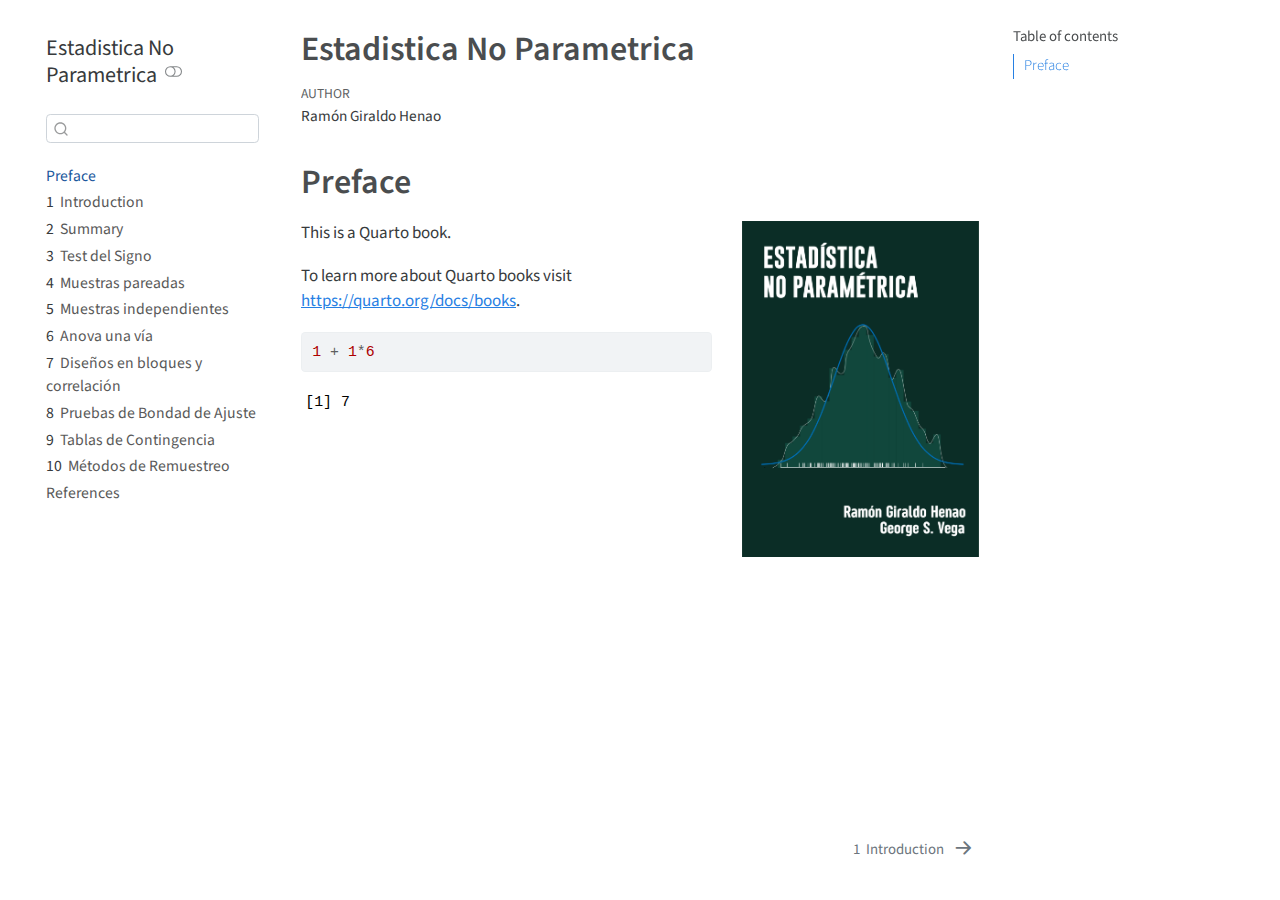
<file: docs/index.html>
<!DOCTYPE html>
<html xmlns="http://www.w3.org/1999/xhtml" lang="en" xml:lang="en"><head>

<meta charset="utf-8">
<meta name="generator" content="quarto-1.3.283">

<meta name="viewport" content="width=device-width, initial-scale=1.0, user-scalable=yes">

<meta name="author" content="Ramón Giraldo Henao">

<title>Estadistica No Parametrica</title>
<style>
code{white-space: pre-wrap;}
span.smallcaps{font-variant: small-caps;}
div.columns{display: flex; gap: min(4vw, 1.5em);}
div.column{flex: auto; overflow-x: auto;}
div.hanging-indent{margin-left: 1.5em; text-indent: -1.5em;}
ul.task-list{list-style: none;}
ul.task-list li input[type="checkbox"] {
  width: 0.8em;
  margin: 0 0.8em 0.2em -1em; /* quarto-specific, see https://github.com/quarto-dev/quarto-cli/issues/4556 */ 
  vertical-align: middle;
}
/* CSS for syntax highlighting */
pre > code.sourceCode { white-space: pre; position: relative; }
pre > code.sourceCode > span { display: inline-block; line-height: 1.25; }
pre > code.sourceCode > span:empty { height: 1.2em; }
.sourceCode { overflow: visible; }
code.sourceCode > span { color: inherit; text-decoration: inherit; }
div.sourceCode { margin: 1em 0; }
pre.sourceCode { margin: 0; }
@media screen {
div.sourceCode { overflow: auto; }
}
@media print {
pre > code.sourceCode { white-space: pre-wrap; }
pre > code.sourceCode > span { text-indent: -5em; padding-left: 5em; }
}
pre.numberSource code
  { counter-reset: source-line 0; }
pre.numberSource code > span
  { position: relative; left: -4em; counter-increment: source-line; }
pre.numberSource code > span > a:first-child::before
  { content: counter(source-line);
    position: relative; left: -1em; text-align: right; vertical-align: baseline;
    border: none; display: inline-block;
    -webkit-touch-callout: none; -webkit-user-select: none;
    -khtml-user-select: none; -moz-user-select: none;
    -ms-user-select: none; user-select: none;
    padding: 0 4px; width: 4em;
  }
pre.numberSource { margin-left: 3em;  padding-left: 4px; }
div.sourceCode
  {   }
@media screen {
pre > code.sourceCode > span > a:first-child::before { text-decoration: underline; }
}
</style>


<script src="site_libs/quarto-nav/quarto-nav.js"></script>
<script src="site_libs/quarto-nav/headroom.min.js"></script>
<script src="site_libs/clipboard/clipboard.min.js"></script>
<script src="site_libs/quarto-search/autocomplete.umd.js"></script>
<script src="site_libs/quarto-search/fuse.min.js"></script>
<script src="site_libs/quarto-search/quarto-search.js"></script>
<meta name="quarto:offset" content="./">
<link href="./intro.html" rel="next">
<script src="site_libs/quarto-html/quarto.js"></script>
<script src="site_libs/quarto-html/popper.min.js"></script>
<script src="site_libs/quarto-html/tippy.umd.min.js"></script>
<script src="site_libs/quarto-html/anchor.min.js"></script>
<link href="site_libs/quarto-html/tippy.css" rel="stylesheet">
<link href="site_libs/quarto-html/quarto-syntax-highlighting.css" rel="stylesheet" class="quarto-color-scheme" id="quarto-text-highlighting-styles">
<link href="site_libs/quarto-html/quarto-syntax-highlighting-dark.css" rel="prefetch" class="quarto-color-scheme quarto-color-alternate" id="quarto-text-highlighting-styles">
<script src="site_libs/bootstrap/bootstrap.min.js"></script>
<link href="site_libs/bootstrap/bootstrap-icons.css" rel="stylesheet">
<link href="site_libs/bootstrap/bootstrap.min.css" rel="stylesheet" class="quarto-color-scheme" id="quarto-bootstrap" data-mode="light">
<link href="site_libs/bootstrap/bootstrap-dark.min.css" rel="prefetch" class="quarto-color-scheme quarto-color-alternate" id="quarto-bootstrap" data-mode="dark">
<script id="quarto-search-options" type="application/json">{
  "location": "sidebar",
  "copy-button": false,
  "collapse-after": 3,
  "panel-placement": "start",
  "type": "textbox",
  "limit": 20,
  "language": {
    "search-no-results-text": "No results",
    "search-matching-documents-text": "matching documents",
    "search-copy-link-title": "Copy link to search",
    "search-hide-matches-text": "Hide additional matches",
    "search-more-match-text": "more match in this document",
    "search-more-matches-text": "more matches in this document",
    "search-clear-button-title": "Clear",
    "search-detached-cancel-button-title": "Cancel",
    "search-submit-button-title": "Submit"
  }
}</script>


</head>

<body class="nav-sidebar floating">

<div id="quarto-search-results"></div>
  <header id="quarto-header" class="headroom fixed-top">
  <nav class="quarto-secondary-nav">
    <div class="container-fluid d-flex">
      <button type="button" class="quarto-btn-toggle btn" data-bs-toggle="collapse" data-bs-target="#quarto-sidebar,#quarto-sidebar-glass" aria-controls="quarto-sidebar" aria-expanded="false" aria-label="Toggle sidebar navigation" onclick="if (window.quartoToggleHeadroom) { window.quartoToggleHeadroom(); }">
        <i class="bi bi-layout-text-sidebar-reverse"></i>
      </button>
      <nav class="quarto-page-breadcrumbs" aria-label="breadcrumb"><ol class="breadcrumb"><li class="breadcrumb-item"><a href="./index.html">Preface</a></li></ol></nav>
      <a class="flex-grow-1" role="button" data-bs-toggle="collapse" data-bs-target="#quarto-sidebar,#quarto-sidebar-glass" aria-controls="quarto-sidebar" aria-expanded="false" aria-label="Toggle sidebar navigation" onclick="if (window.quartoToggleHeadroom) { window.quartoToggleHeadroom(); }">      
      </a>
      <button type="button" class="btn quarto-search-button" aria-label="Search" onclick="window.quartoOpenSearch();">
        <i class="bi bi-search"></i>
      </button>
    </div>
  </nav>
</header>
<!-- content -->
<div id="quarto-content" class="quarto-container page-columns page-rows-contents page-layout-article">
<!-- sidebar -->
  <nav id="quarto-sidebar" class="sidebar collapse collapse-horizontal sidebar-navigation floating overflow-auto">
    <div class="pt-lg-2 mt-2 text-left sidebar-header">
    <div class="sidebar-title mb-0 py-0">
      <a href="./">Estadistica No Parametrica</a> 
        <div class="sidebar-tools-main">
  <a href="" class="quarto-color-scheme-toggle quarto-navigation-tool  px-1" onclick="window.quartoToggleColorScheme(); return false;" title="Toggle dark mode"><i class="bi"></i></a>
</div>
    </div>
      </div>
        <div class="mt-2 flex-shrink-0 align-items-center">
        <div class="sidebar-search">
        <div id="quarto-search" class="" title="Search"></div>
        </div>
        </div>
    <div class="sidebar-menu-container"> 
    <ul class="list-unstyled mt-1">
        <li class="sidebar-item">
  <div class="sidebar-item-container"> 
  <a href="./index.html" class="sidebar-item-text sidebar-link active">
 <span class="menu-text">Preface</span></a>
  </div>
</li>
        <li class="sidebar-item">
  <div class="sidebar-item-container"> 
  <a href="./intro.html" class="sidebar-item-text sidebar-link">
 <span class="menu-text"><span class="chapter-number">1</span>&nbsp; <span class="chapter-title">Introduction</span></span></a>
  </div>
</li>
        <li class="sidebar-item">
  <div class="sidebar-item-container"> 
  <a href="./summary.html" class="sidebar-item-text sidebar-link">
 <span class="menu-text"><span class="chapter-number">2</span>&nbsp; <span class="chapter-title">Summary</span></span></a>
  </div>
</li>
        <li class="sidebar-item">
  <div class="sidebar-item-container"> 
  <a href="./signo.html" class="sidebar-item-text sidebar-link">
 <span class="menu-text"><span class="chapter-number">3</span>&nbsp; <span class="chapter-title">Test del Signo</span></span></a>
  </div>
</li>
        <li class="sidebar-item">
  <div class="sidebar-item-container"> 
  <a href="./pareadas.html" class="sidebar-item-text sidebar-link">
 <span class="menu-text"><span class="chapter-number">4</span>&nbsp; <span class="chapter-title">Muestras pareadas</span></span></a>
  </div>
</li>
        <li class="sidebar-item">
  <div class="sidebar-item-container"> 
  <a href="./muestrasind.html" class="sidebar-item-text sidebar-link">
 <span class="menu-text"><span class="chapter-number">5</span>&nbsp; <span class="chapter-title">Muestras independientes</span></span></a>
  </div>
</li>
        <li class="sidebar-item">
  <div class="sidebar-item-container"> 
  <a href="./anova.html" class="sidebar-item-text sidebar-link">
 <span class="menu-text"><span class="chapter-number">6</span>&nbsp; <span class="chapter-title">Anova una vía</span></span></a>
  </div>
</li>
        <li class="sidebar-item">
  <div class="sidebar-item-container"> 
  <a href="./friedman.html" class="sidebar-item-text sidebar-link">
 <span class="menu-text"><span class="chapter-number">7</span>&nbsp; <span class="chapter-title">Diseños en bloques y correlación</span></span></a>
  </div>
</li>
        <li class="sidebar-item">
  <div class="sidebar-item-container"> 
  <a href="./bondad.html" class="sidebar-item-text sidebar-link">
 <span class="menu-text"><span class="chapter-number">8</span>&nbsp; <span class="chapter-title">Pruebas de Bondad de Ajuste</span></span></a>
  </div>
</li>
        <li class="sidebar-item">
  <div class="sidebar-item-container"> 
  <a href="./Tcontigencia.html" class="sidebar-item-text sidebar-link">
 <span class="menu-text"><span class="chapter-number">9</span>&nbsp; <span class="chapter-title">Tablas de Contingencia</span></span></a>
  </div>
</li>
        <li class="sidebar-item">
  <div class="sidebar-item-container"> 
  <a href="./Remuestreo.html" class="sidebar-item-text sidebar-link">
 <span class="menu-text"><span class="chapter-number">10</span>&nbsp; <span class="chapter-title">Métodos de Remuestreo</span></span></a>
  </div>
</li>
        <li class="sidebar-item">
  <div class="sidebar-item-container"> 
  <a href="./references.html" class="sidebar-item-text sidebar-link">
 <span class="menu-text">References</span></a>
  </div>
</li>
    </ul>
    </div>
</nav>
<div id="quarto-sidebar-glass" data-bs-toggle="collapse" data-bs-target="#quarto-sidebar,#quarto-sidebar-glass"></div>
<!-- margin-sidebar -->
    <div id="quarto-margin-sidebar" class="sidebar margin-sidebar">
        <nav id="TOC" role="doc-toc" class="toc-active">
    <h2 id="toc-title">Table of contents</h2>
   
  <ul>
  <li><a href="#preface" id="toc-preface" class="nav-link active" data-scroll-target="#preface">Preface</a></li>
  </ul>
</nav>
    </div>
<!-- main -->
<main class="content" id="quarto-document-content">

<header id="title-block-header" class="quarto-title-block default">
<div class="quarto-title">
<h1 class="title">Estadistica No Parametrica</h1>
</div>



<div class="quarto-title-meta">

    <div>
    <div class="quarto-title-meta-heading">Author</div>
    <div class="quarto-title-meta-contents">
             <p>Ramón Giraldo Henao </p>
          </div>
  </div>
    
  
    
  </div>
  

</header>


<section id="preface" class="level1 unnumbered">
<h1 class="unnumbered">Preface</h1><p><img src="Portada.png" title="Estadistica No Parametrica" class="quarto-cover-image quarto-discovered-preview-image img-fluid"></p>
<p>This is a Quarto book.</p>
<p>To learn more about Quarto books visit <a href="https://quarto.org/docs/books" class="uri">https://quarto.org/docs/books</a>.</p>
<div class="cell">
<div class="sourceCode cell-code" id="cb1"><pre class="sourceCode r code-with-copy"><code class="sourceCode r"><span id="cb1-1"><a href="#cb1-1" aria-hidden="true" tabindex="-1"></a><span class="dv">1</span> <span class="sc">+</span> <span class="dv">1</span><span class="sc">*</span><span class="dv">6</span></span></code><button title="Copy to Clipboard" class="code-copy-button"><i class="bi"></i></button></pre></div>
<div class="cell-output cell-output-stdout">
<pre><code>[1] 7</code></pre>
</div>
</div>


</section>

</main> <!-- /main -->
<script id="quarto-html-after-body" type="application/javascript">
window.document.addEventListener("DOMContentLoaded", function (event) {
  const toggleBodyColorMode = (bsSheetEl) => {
    const mode = bsSheetEl.getAttribute("data-mode");
    const bodyEl = window.document.querySelector("body");
    if (mode === "dark") {
      bodyEl.classList.add("quarto-dark");
      bodyEl.classList.remove("quarto-light");
    } else {
      bodyEl.classList.add("quarto-light");
      bodyEl.classList.remove("quarto-dark");
    }
  }
  const toggleBodyColorPrimary = () => {
    const bsSheetEl = window.document.querySelector("link#quarto-bootstrap");
    if (bsSheetEl) {
      toggleBodyColorMode(bsSheetEl);
    }
  }
  toggleBodyColorPrimary();  
  const disableStylesheet = (stylesheets) => {
    for (let i=0; i < stylesheets.length; i++) {
      const stylesheet = stylesheets[i];
      stylesheet.rel = 'prefetch';
    }
  }
  const enableStylesheet = (stylesheets) => {
    for (let i=0; i < stylesheets.length; i++) {
      const stylesheet = stylesheets[i];
      stylesheet.rel = 'stylesheet';
    }
  }
  const manageTransitions = (selector, allowTransitions) => {
    const els = window.document.querySelectorAll(selector);
    for (let i=0; i < els.length; i++) {
      const el = els[i];
      if (allowTransitions) {
        el.classList.remove('notransition');
      } else {
        el.classList.add('notransition');
      }
    }
  }
  const toggleColorMode = (alternate) => {
    // Switch the stylesheets
    const alternateStylesheets = window.document.querySelectorAll('link.quarto-color-scheme.quarto-color-alternate');
    manageTransitions('#quarto-margin-sidebar .nav-link', false);
    if (alternate) {
      enableStylesheet(alternateStylesheets);
      for (const sheetNode of alternateStylesheets) {
        if (sheetNode.id === "quarto-bootstrap") {
          toggleBodyColorMode(sheetNode);
        }
      }
    } else {
      disableStylesheet(alternateStylesheets);
      toggleBodyColorPrimary();
    }
    manageTransitions('#quarto-margin-sidebar .nav-link', true);
    // Switch the toggles
    const toggles = window.document.querySelectorAll('.quarto-color-scheme-toggle');
    for (let i=0; i < toggles.length; i++) {
      const toggle = toggles[i];
      if (toggle) {
        if (alternate) {
          toggle.classList.add("alternate");     
        } else {
          toggle.classList.remove("alternate");
        }
      }
    }
    // Hack to workaround the fact that safari doesn't
    // properly recolor the scrollbar when toggling (#1455)
    if (navigator.userAgent.indexOf('Safari') > 0 && navigator.userAgent.indexOf('Chrome') == -1) {
      manageTransitions("body", false);
      window.scrollTo(0, 1);
      setTimeout(() => {
        window.scrollTo(0, 0);
        manageTransitions("body", true);
      }, 40);  
    }
  }
  const isFileUrl = () => { 
    return window.location.protocol === 'file:';
  }
  const hasAlternateSentinel = () => {  
    let styleSentinel = getColorSchemeSentinel();
    if (styleSentinel !== null) {
      return styleSentinel === "alternate";
    } else {
      return false;
    }
  }
  const setStyleSentinel = (alternate) => {
    const value = alternate ? "alternate" : "default";
    if (!isFileUrl()) {
      window.localStorage.setItem("quarto-color-scheme", value);
    } else {
      localAlternateSentinel = value;
    }
  }
  const getColorSchemeSentinel = () => {
    if (!isFileUrl()) {
      const storageValue = window.localStorage.getItem("quarto-color-scheme");
      return storageValue != null ? storageValue : localAlternateSentinel;
    } else {
      return localAlternateSentinel;
    }
  }
  let localAlternateSentinel = 'default';
  // Dark / light mode switch
  window.quartoToggleColorScheme = () => {
    // Read the current dark / light value 
    let toAlternate = !hasAlternateSentinel();
    toggleColorMode(toAlternate);
    setStyleSentinel(toAlternate);
  };
  // Ensure there is a toggle, if there isn't float one in the top right
  if (window.document.querySelector('.quarto-color-scheme-toggle') === null) {
    const a = window.document.createElement('a');
    a.classList.add('top-right');
    a.classList.add('quarto-color-scheme-toggle');
    a.href = "";
    a.onclick = function() { try { window.quartoToggleColorScheme(); } catch {} return false; };
    const i = window.document.createElement("i");
    i.classList.add('bi');
    a.appendChild(i);
    window.document.body.appendChild(a);
  }
  // Switch to dark mode if need be
  if (hasAlternateSentinel()) {
    toggleColorMode(true);
  } else {
    toggleColorMode(false);
  }
  const icon = "";
  const anchorJS = new window.AnchorJS();
  anchorJS.options = {
    placement: 'right',
    icon: icon
  };
  anchorJS.add('.anchored');
  const isCodeAnnotation = (el) => {
    for (const clz of el.classList) {
      if (clz.startsWith('code-annotation-')) {                     
        return true;
      }
    }
    return false;
  }
  const clipboard = new window.ClipboardJS('.code-copy-button', {
    text: function(trigger) {
      const codeEl = trigger.previousElementSibling.cloneNode(true);
      for (const childEl of codeEl.children) {
        if (isCodeAnnotation(childEl)) {
          childEl.remove();
        }
      }
      return codeEl.innerText;
    }
  });
  clipboard.on('success', function(e) {
    // button target
    const button = e.trigger;
    // don't keep focus
    button.blur();
    // flash "checked"
    button.classList.add('code-copy-button-checked');
    var currentTitle = button.getAttribute("title");
    button.setAttribute("title", "Copied!");
    let tooltip;
    if (window.bootstrap) {
      button.setAttribute("data-bs-toggle", "tooltip");
      button.setAttribute("data-bs-placement", "left");
      button.setAttribute("data-bs-title", "Copied!");
      tooltip = new bootstrap.Tooltip(button, 
        { trigger: "manual", 
          customClass: "code-copy-button-tooltip",
          offset: [0, -8]});
      tooltip.show();    
    }
    setTimeout(function() {
      if (tooltip) {
        tooltip.hide();
        button.removeAttribute("data-bs-title");
        button.removeAttribute("data-bs-toggle");
        button.removeAttribute("data-bs-placement");
      }
      button.setAttribute("title", currentTitle);
      button.classList.remove('code-copy-button-checked');
    }, 1000);
    // clear code selection
    e.clearSelection();
  });
  function tippyHover(el, contentFn) {
    const config = {
      allowHTML: true,
      content: contentFn,
      maxWidth: 500,
      delay: 100,
      arrow: false,
      appendTo: function(el) {
          return el.parentElement;
      },
      interactive: true,
      interactiveBorder: 10,
      theme: 'quarto',
      placement: 'bottom-start'
    };
    window.tippy(el, config); 
  }
  const noterefs = window.document.querySelectorAll('a[role="doc-noteref"]');
  for (var i=0; i<noterefs.length; i++) {
    const ref = noterefs[i];
    tippyHover(ref, function() {
      // use id or data attribute instead here
      let href = ref.getAttribute('data-footnote-href') || ref.getAttribute('href');
      try { href = new URL(href).hash; } catch {}
      const id = href.replace(/^#\/?/, "");
      const note = window.document.getElementById(id);
      return note.innerHTML;
    });
  }
      let selectedAnnoteEl;
      const selectorForAnnotation = ( cell, annotation) => {
        let cellAttr = 'data-code-cell="' + cell + '"';
        let lineAttr = 'data-code-annotation="' +  annotation + '"';
        const selector = 'span[' + cellAttr + '][' + lineAttr + ']';
        return selector;
      }
      const selectCodeLines = (annoteEl) => {
        const doc = window.document;
        const targetCell = annoteEl.getAttribute("data-target-cell");
        const targetAnnotation = annoteEl.getAttribute("data-target-annotation");
        const annoteSpan = window.document.querySelector(selectorForAnnotation(targetCell, targetAnnotation));
        const lines = annoteSpan.getAttribute("data-code-lines").split(",");
        const lineIds = lines.map((line) => {
          return targetCell + "-" + line;
        })
        let top = null;
        let height = null;
        let parent = null;
        if (lineIds.length > 0) {
            //compute the position of the single el (top and bottom and make a div)
            const el = window.document.getElementById(lineIds[0]);
            top = el.offsetTop;
            height = el.offsetHeight;
            parent = el.parentElement.parentElement;
          if (lineIds.length > 1) {
            const lastEl = window.document.getElementById(lineIds[lineIds.length - 1]);
            const bottom = lastEl.offsetTop + lastEl.offsetHeight;
            height = bottom - top;
          }
          if (top !== null && height !== null && parent !== null) {
            // cook up a div (if necessary) and position it 
            let div = window.document.getElementById("code-annotation-line-highlight");
            if (div === null) {
              div = window.document.createElement("div");
              div.setAttribute("id", "code-annotation-line-highlight");
              div.style.position = 'absolute';
              parent.appendChild(div);
            }
            div.style.top = top - 2 + "px";
            div.style.height = height + 4 + "px";
            let gutterDiv = window.document.getElementById("code-annotation-line-highlight-gutter");
            if (gutterDiv === null) {
              gutterDiv = window.document.createElement("div");
              gutterDiv.setAttribute("id", "code-annotation-line-highlight-gutter");
              gutterDiv.style.position = 'absolute';
              const codeCell = window.document.getElementById(targetCell);
              const gutter = codeCell.querySelector('.code-annotation-gutter');
              gutter.appendChild(gutterDiv);
            }
            gutterDiv.style.top = top - 2 + "px";
            gutterDiv.style.height = height + 4 + "px";
          }
          selectedAnnoteEl = annoteEl;
        }
      };
      const unselectCodeLines = () => {
        const elementsIds = ["code-annotation-line-highlight", "code-annotation-line-highlight-gutter"];
        elementsIds.forEach((elId) => {
          const div = window.document.getElementById(elId);
          if (div) {
            div.remove();
          }
        });
        selectedAnnoteEl = undefined;
      };
      // Attach click handler to the DT
      const annoteDls = window.document.querySelectorAll('dt[data-target-cell]');
      for (const annoteDlNode of annoteDls) {
        annoteDlNode.addEventListener('click', (event) => {
          const clickedEl = event.target;
          if (clickedEl !== selectedAnnoteEl) {
            unselectCodeLines();
            const activeEl = window.document.querySelector('dt[data-target-cell].code-annotation-active');
            if (activeEl) {
              activeEl.classList.remove('code-annotation-active');
            }
            selectCodeLines(clickedEl);
            clickedEl.classList.add('code-annotation-active');
          } else {
            // Unselect the line
            unselectCodeLines();
            clickedEl.classList.remove('code-annotation-active');
          }
        });
      }
  const findCites = (el) => {
    const parentEl = el.parentElement;
    if (parentEl) {
      const cites = parentEl.dataset.cites;
      if (cites) {
        return {
          el,
          cites: cites.split(' ')
        };
      } else {
        return findCites(el.parentElement)
      }
    } else {
      return undefined;
    }
  };
  var bibliorefs = window.document.querySelectorAll('a[role="doc-biblioref"]');
  for (var i=0; i<bibliorefs.length; i++) {
    const ref = bibliorefs[i];
    const citeInfo = findCites(ref);
    if (citeInfo) {
      tippyHover(citeInfo.el, function() {
        var popup = window.document.createElement('div');
        citeInfo.cites.forEach(function(cite) {
          var citeDiv = window.document.createElement('div');
          citeDiv.classList.add('hanging-indent');
          citeDiv.classList.add('csl-entry');
          var biblioDiv = window.document.getElementById('ref-' + cite);
          if (biblioDiv) {
            citeDiv.innerHTML = biblioDiv.innerHTML;
          }
          popup.appendChild(citeDiv);
        });
        return popup.innerHTML;
      });
    }
  }
});
</script>
<nav class="page-navigation">
  <div class="nav-page nav-page-previous">
  </div>
  <div class="nav-page nav-page-next">
      <a href="./intro.html" class="pagination-link">
        <span class="nav-page-text"><span class="chapter-number">1</span>&nbsp; <span class="chapter-title">Introduction</span></span> <i class="bi bi-arrow-right-short"></i>
      </a>
  </div>
</nav>
</div> <!-- /content -->



</body></html>
</file>
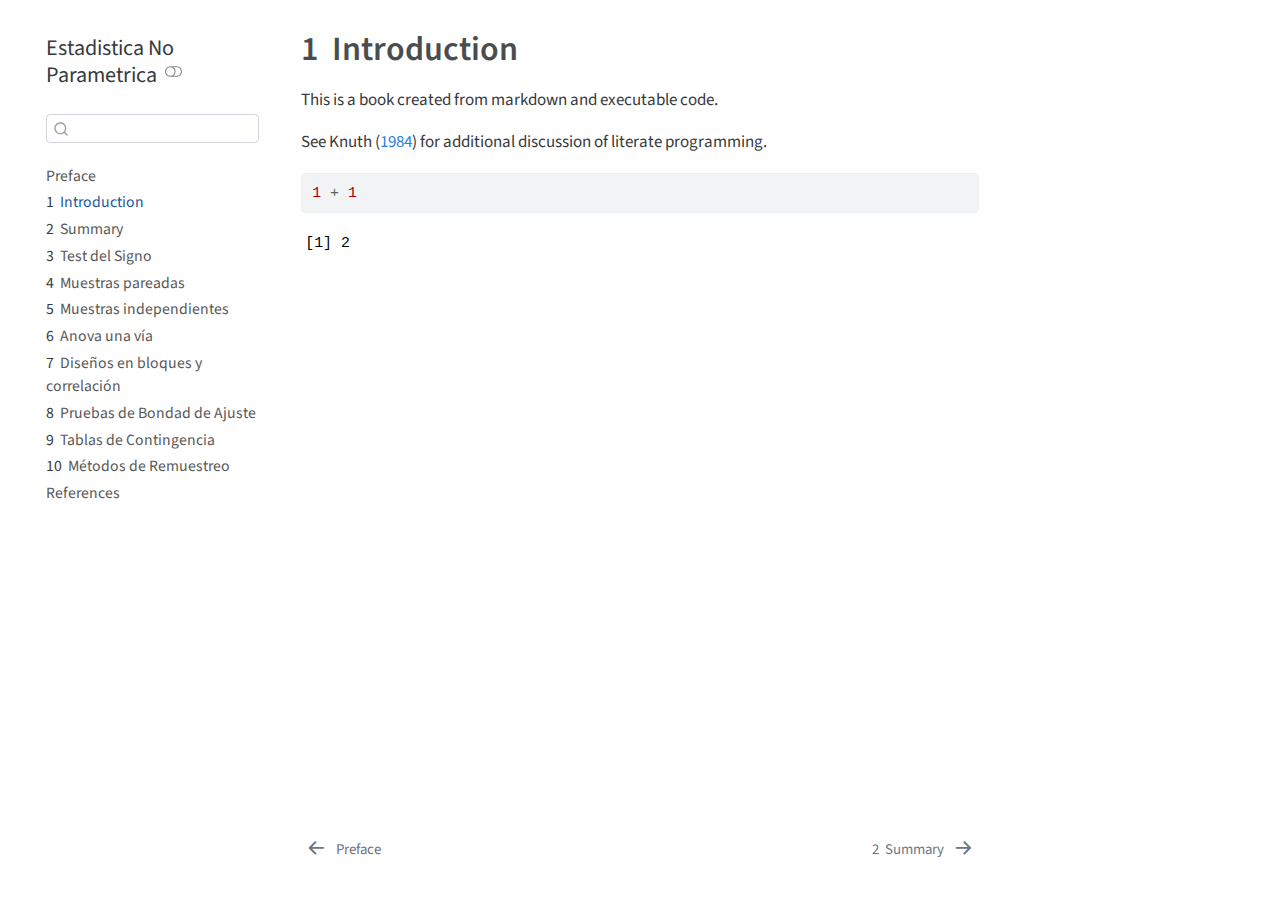
<file: docs/intro.html>
<!DOCTYPE html>
<html xmlns="http://www.w3.org/1999/xhtml" lang="en" xml:lang="en"><head>

<meta charset="utf-8">
<meta name="generator" content="quarto-1.3.283">

<meta name="viewport" content="width=device-width, initial-scale=1.0, user-scalable=yes">


<title>Estadistica No Parametrica - 1&nbsp; Introduction</title>
<style>
code{white-space: pre-wrap;}
span.smallcaps{font-variant: small-caps;}
div.columns{display: flex; gap: min(4vw, 1.5em);}
div.column{flex: auto; overflow-x: auto;}
div.hanging-indent{margin-left: 1.5em; text-indent: -1.5em;}
ul.task-list{list-style: none;}
ul.task-list li input[type="checkbox"] {
  width: 0.8em;
  margin: 0 0.8em 0.2em -1em; /* quarto-specific, see https://github.com/quarto-dev/quarto-cli/issues/4556 */ 
  vertical-align: middle;
}
/* CSS for syntax highlighting */
pre > code.sourceCode { white-space: pre; position: relative; }
pre > code.sourceCode > span { display: inline-block; line-height: 1.25; }
pre > code.sourceCode > span:empty { height: 1.2em; }
.sourceCode { overflow: visible; }
code.sourceCode > span { color: inherit; text-decoration: inherit; }
div.sourceCode { margin: 1em 0; }
pre.sourceCode { margin: 0; }
@media screen {
div.sourceCode { overflow: auto; }
}
@media print {
pre > code.sourceCode { white-space: pre-wrap; }
pre > code.sourceCode > span { text-indent: -5em; padding-left: 5em; }
}
pre.numberSource code
  { counter-reset: source-line 0; }
pre.numberSource code > span
  { position: relative; left: -4em; counter-increment: source-line; }
pre.numberSource code > span > a:first-child::before
  { content: counter(source-line);
    position: relative; left: -1em; text-align: right; vertical-align: baseline;
    border: none; display: inline-block;
    -webkit-touch-callout: none; -webkit-user-select: none;
    -khtml-user-select: none; -moz-user-select: none;
    -ms-user-select: none; user-select: none;
    padding: 0 4px; width: 4em;
  }
pre.numberSource { margin-left: 3em;  padding-left: 4px; }
div.sourceCode
  {   }
@media screen {
pre > code.sourceCode > span > a:first-child::before { text-decoration: underline; }
}
/* CSS for citations */
div.csl-bib-body { }
div.csl-entry {
  clear: both;
}
.hanging-indent div.csl-entry {
  margin-left:2em;
  text-indent:-2em;
}
div.csl-left-margin {
  min-width:2em;
  float:left;
}
div.csl-right-inline {
  margin-left:2em;
  padding-left:1em;
}
div.csl-indent {
  margin-left: 2em;
}</style>


<script src="site_libs/quarto-nav/quarto-nav.js"></script>
<script src="site_libs/quarto-nav/headroom.min.js"></script>
<script src="site_libs/clipboard/clipboard.min.js"></script>
<script src="site_libs/quarto-search/autocomplete.umd.js"></script>
<script src="site_libs/quarto-search/fuse.min.js"></script>
<script src="site_libs/quarto-search/quarto-search.js"></script>
<meta name="quarto:offset" content="./">
<link href="./summary.html" rel="next">
<link href="./index.html" rel="prev">
<script src="site_libs/quarto-html/quarto.js"></script>
<script src="site_libs/quarto-html/popper.min.js"></script>
<script src="site_libs/quarto-html/tippy.umd.min.js"></script>
<script src="site_libs/quarto-html/anchor.min.js"></script>
<link href="site_libs/quarto-html/tippy.css" rel="stylesheet">
<link href="site_libs/quarto-html/quarto-syntax-highlighting.css" rel="stylesheet" class="quarto-color-scheme" id="quarto-text-highlighting-styles">
<link href="site_libs/quarto-html/quarto-syntax-highlighting-dark.css" rel="prefetch" class="quarto-color-scheme quarto-color-alternate" id="quarto-text-highlighting-styles">
<script src="site_libs/bootstrap/bootstrap.min.js"></script>
<link href="site_libs/bootstrap/bootstrap-icons.css" rel="stylesheet">
<link href="site_libs/bootstrap/bootstrap.min.css" rel="stylesheet" class="quarto-color-scheme" id="quarto-bootstrap" data-mode="light">
<link href="site_libs/bootstrap/bootstrap-dark.min.css" rel="prefetch" class="quarto-color-scheme quarto-color-alternate" id="quarto-bootstrap" data-mode="dark">
<script id="quarto-search-options" type="application/json">{
  "location": "sidebar",
  "copy-button": false,
  "collapse-after": 3,
  "panel-placement": "start",
  "type": "textbox",
  "limit": 20,
  "language": {
    "search-no-results-text": "No results",
    "search-matching-documents-text": "matching documents",
    "search-copy-link-title": "Copy link to search",
    "search-hide-matches-text": "Hide additional matches",
    "search-more-match-text": "more match in this document",
    "search-more-matches-text": "more matches in this document",
    "search-clear-button-title": "Clear",
    "search-detached-cancel-button-title": "Cancel",
    "search-submit-button-title": "Submit"
  }
}</script>


</head>

<body class="nav-sidebar floating">

<div id="quarto-search-results"></div>
  <header id="quarto-header" class="headroom fixed-top">
  <nav class="quarto-secondary-nav">
    <div class="container-fluid d-flex">
      <button type="button" class="quarto-btn-toggle btn" data-bs-toggle="collapse" data-bs-target="#quarto-sidebar,#quarto-sidebar-glass" aria-controls="quarto-sidebar" aria-expanded="false" aria-label="Toggle sidebar navigation" onclick="if (window.quartoToggleHeadroom) { window.quartoToggleHeadroom(); }">
        <i class="bi bi-layout-text-sidebar-reverse"></i>
      </button>
      <nav class="quarto-page-breadcrumbs" aria-label="breadcrumb"><ol class="breadcrumb"><li class="breadcrumb-item"><a href="./intro.html"><span class="chapter-number">1</span>&nbsp; <span class="chapter-title">Introduction</span></a></li></ol></nav>
      <a class="flex-grow-1" role="button" data-bs-toggle="collapse" data-bs-target="#quarto-sidebar,#quarto-sidebar-glass" aria-controls="quarto-sidebar" aria-expanded="false" aria-label="Toggle sidebar navigation" onclick="if (window.quartoToggleHeadroom) { window.quartoToggleHeadroom(); }">      
      </a>
      <button type="button" class="btn quarto-search-button" aria-label="Search" onclick="window.quartoOpenSearch();">
        <i class="bi bi-search"></i>
      </button>
    </div>
  </nav>
</header>
<!-- content -->
<div id="quarto-content" class="quarto-container page-columns page-rows-contents page-layout-article">
<!-- sidebar -->
  <nav id="quarto-sidebar" class="sidebar collapse collapse-horizontal sidebar-navigation floating overflow-auto">
    <div class="pt-lg-2 mt-2 text-left sidebar-header">
    <div class="sidebar-title mb-0 py-0">
      <a href="./">Estadistica No Parametrica</a> 
        <div class="sidebar-tools-main">
  <a href="" class="quarto-color-scheme-toggle quarto-navigation-tool  px-1" onclick="window.quartoToggleColorScheme(); return false;" title="Toggle dark mode"><i class="bi"></i></a>
</div>
    </div>
      </div>
        <div class="mt-2 flex-shrink-0 align-items-center">
        <div class="sidebar-search">
        <div id="quarto-search" class="" title="Search"></div>
        </div>
        </div>
    <div class="sidebar-menu-container"> 
    <ul class="list-unstyled mt-1">
        <li class="sidebar-item">
  <div class="sidebar-item-container"> 
  <a href="./index.html" class="sidebar-item-text sidebar-link">
 <span class="menu-text">Preface</span></a>
  </div>
</li>
        <li class="sidebar-item">
  <div class="sidebar-item-container"> 
  <a href="./intro.html" class="sidebar-item-text sidebar-link active">
 <span class="menu-text"><span class="chapter-number">1</span>&nbsp; <span class="chapter-title">Introduction</span></span></a>
  </div>
</li>
        <li class="sidebar-item">
  <div class="sidebar-item-container"> 
  <a href="./summary.html" class="sidebar-item-text sidebar-link">
 <span class="menu-text"><span class="chapter-number">2</span>&nbsp; <span class="chapter-title">Summary</span></span></a>
  </div>
</li>
        <li class="sidebar-item">
  <div class="sidebar-item-container"> 
  <a href="./signo.html" class="sidebar-item-text sidebar-link">
 <span class="menu-text"><span class="chapter-number">3</span>&nbsp; <span class="chapter-title">Test del Signo</span></span></a>
  </div>
</li>
        <li class="sidebar-item">
  <div class="sidebar-item-container"> 
  <a href="./pareadas.html" class="sidebar-item-text sidebar-link">
 <span class="menu-text"><span class="chapter-number">4</span>&nbsp; <span class="chapter-title">Muestras pareadas</span></span></a>
  </div>
</li>
        <li class="sidebar-item">
  <div class="sidebar-item-container"> 
  <a href="./muestrasind.html" class="sidebar-item-text sidebar-link">
 <span class="menu-text"><span class="chapter-number">5</span>&nbsp; <span class="chapter-title">Muestras independientes</span></span></a>
  </div>
</li>
        <li class="sidebar-item">
  <div class="sidebar-item-container"> 
  <a href="./anova.html" class="sidebar-item-text sidebar-link">
 <span class="menu-text"><span class="chapter-number">6</span>&nbsp; <span class="chapter-title">Anova una vía</span></span></a>
  </div>
</li>
        <li class="sidebar-item">
  <div class="sidebar-item-container"> 
  <a href="./friedman.html" class="sidebar-item-text sidebar-link">
 <span class="menu-text"><span class="chapter-number">7</span>&nbsp; <span class="chapter-title">Diseños en bloques y correlación</span></span></a>
  </div>
</li>
        <li class="sidebar-item">
  <div class="sidebar-item-container"> 
  <a href="./bondad.html" class="sidebar-item-text sidebar-link">
 <span class="menu-text"><span class="chapter-number">8</span>&nbsp; <span class="chapter-title">Pruebas de Bondad de Ajuste</span></span></a>
  </div>
</li>
        <li class="sidebar-item">
  <div class="sidebar-item-container"> 
  <a href="./Tcontigencia.html" class="sidebar-item-text sidebar-link">
 <span class="menu-text"><span class="chapter-number">9</span>&nbsp; <span class="chapter-title">Tablas de Contingencia</span></span></a>
  </div>
</li>
        <li class="sidebar-item">
  <div class="sidebar-item-container"> 
  <a href="./Remuestreo.html" class="sidebar-item-text sidebar-link">
 <span class="menu-text"><span class="chapter-number">10</span>&nbsp; <span class="chapter-title">Métodos de Remuestreo</span></span></a>
  </div>
</li>
        <li class="sidebar-item">
  <div class="sidebar-item-container"> 
  <a href="./references.html" class="sidebar-item-text sidebar-link">
 <span class="menu-text">References</span></a>
  </div>
</li>
    </ul>
    </div>
</nav>
<div id="quarto-sidebar-glass" data-bs-toggle="collapse" data-bs-target="#quarto-sidebar,#quarto-sidebar-glass"></div>
<!-- margin-sidebar -->
    <div id="quarto-margin-sidebar" class="sidebar margin-sidebar">
        
    </div>
<!-- main -->
<main class="content" id="quarto-document-content">

<header id="title-block-header" class="quarto-title-block default">
<div class="quarto-title">
<h1 class="title"><span class="chapter-number">1</span>&nbsp; <span class="chapter-title">Introduction</span></h1>
</div>



<div class="quarto-title-meta">

    
  
    
  </div>
  

</header>

<p>This is a book created from markdown and executable code.</p>
<p>See <span class="citation" data-cites="knuth84">Knuth (<a href="references.html#ref-knuth84" role="doc-biblioref">1984</a>)</span> for additional discussion of literate programming.</p>
<div class="cell">
<div class="sourceCode cell-code" id="cb1"><pre class="sourceCode r code-with-copy"><code class="sourceCode r"><span id="cb1-1"><a href="#cb1-1" aria-hidden="true" tabindex="-1"></a><span class="dv">1</span> <span class="sc">+</span> <span class="dv">1</span></span></code><button title="Copy to Clipboard" class="code-copy-button"><i class="bi"></i></button></pre></div>
<div class="cell-output cell-output-stdout">
<pre><code>[1] 2</code></pre>
</div>
</div>


<div id="refs" class="references csl-bib-body hanging-indent" role="list" style="display: none">
<div id="ref-knuth84" class="csl-entry" role="listitem">
Knuth, Donald E. 1984. <span>“Literate Programming.”</span> <em>Comput. J.</em> 27 (2): 97–111. <a href="https://doi.org/10.1093/comjnl/27.2.97">https://doi.org/10.1093/comjnl/27.2.97</a>.
</div>
</div>

</main> <!-- /main -->
<script id="quarto-html-after-body" type="application/javascript">
window.document.addEventListener("DOMContentLoaded", function (event) {
  const toggleBodyColorMode = (bsSheetEl) => {
    const mode = bsSheetEl.getAttribute("data-mode");
    const bodyEl = window.document.querySelector("body");
    if (mode === "dark") {
      bodyEl.classList.add("quarto-dark");
      bodyEl.classList.remove("quarto-light");
    } else {
      bodyEl.classList.add("quarto-light");
      bodyEl.classList.remove("quarto-dark");
    }
  }
  const toggleBodyColorPrimary = () => {
    const bsSheetEl = window.document.querySelector("link#quarto-bootstrap");
    if (bsSheetEl) {
      toggleBodyColorMode(bsSheetEl);
    }
  }
  toggleBodyColorPrimary();  
  const disableStylesheet = (stylesheets) => {
    for (let i=0; i < stylesheets.length; i++) {
      const stylesheet = stylesheets[i];
      stylesheet.rel = 'prefetch';
    }
  }
  const enableStylesheet = (stylesheets) => {
    for (let i=0; i < stylesheets.length; i++) {
      const stylesheet = stylesheets[i];
      stylesheet.rel = 'stylesheet';
    }
  }
  const manageTransitions = (selector, allowTransitions) => {
    const els = window.document.querySelectorAll(selector);
    for (let i=0; i < els.length; i++) {
      const el = els[i];
      if (allowTransitions) {
        el.classList.remove('notransition');
      } else {
        el.classList.add('notransition');
      }
    }
  }
  const toggleColorMode = (alternate) => {
    // Switch the stylesheets
    const alternateStylesheets = window.document.querySelectorAll('link.quarto-color-scheme.quarto-color-alternate');
    manageTransitions('#quarto-margin-sidebar .nav-link', false);
    if (alternate) {
      enableStylesheet(alternateStylesheets);
      for (const sheetNode of alternateStylesheets) {
        if (sheetNode.id === "quarto-bootstrap") {
          toggleBodyColorMode(sheetNode);
        }
      }
    } else {
      disableStylesheet(alternateStylesheets);
      toggleBodyColorPrimary();
    }
    manageTransitions('#quarto-margin-sidebar .nav-link', true);
    // Switch the toggles
    const toggles = window.document.querySelectorAll('.quarto-color-scheme-toggle');
    for (let i=0; i < toggles.length; i++) {
      const toggle = toggles[i];
      if (toggle) {
        if (alternate) {
          toggle.classList.add("alternate");     
        } else {
          toggle.classList.remove("alternate");
        }
      }
    }
    // Hack to workaround the fact that safari doesn't
    // properly recolor the scrollbar when toggling (#1455)
    if (navigator.userAgent.indexOf('Safari') > 0 && navigator.userAgent.indexOf('Chrome') == -1) {
      manageTransitions("body", false);
      window.scrollTo(0, 1);
      setTimeout(() => {
        window.scrollTo(0, 0);
        manageTransitions("body", true);
      }, 40);  
    }
  }
  const isFileUrl = () => { 
    return window.location.protocol === 'file:';
  }
  const hasAlternateSentinel = () => {  
    let styleSentinel = getColorSchemeSentinel();
    if (styleSentinel !== null) {
      return styleSentinel === "alternate";
    } else {
      return false;
    }
  }
  const setStyleSentinel = (alternate) => {
    const value = alternate ? "alternate" : "default";
    if (!isFileUrl()) {
      window.localStorage.setItem("quarto-color-scheme", value);
    } else {
      localAlternateSentinel = value;
    }
  }
  const getColorSchemeSentinel = () => {
    if (!isFileUrl()) {
      const storageValue = window.localStorage.getItem("quarto-color-scheme");
      return storageValue != null ? storageValue : localAlternateSentinel;
    } else {
      return localAlternateSentinel;
    }
  }
  let localAlternateSentinel = 'default';
  // Dark / light mode switch
  window.quartoToggleColorScheme = () => {
    // Read the current dark / light value 
    let toAlternate = !hasAlternateSentinel();
    toggleColorMode(toAlternate);
    setStyleSentinel(toAlternate);
  };
  // Ensure there is a toggle, if there isn't float one in the top right
  if (window.document.querySelector('.quarto-color-scheme-toggle') === null) {
    const a = window.document.createElement('a');
    a.classList.add('top-right');
    a.classList.add('quarto-color-scheme-toggle');
    a.href = "";
    a.onclick = function() { try { window.quartoToggleColorScheme(); } catch {} return false; };
    const i = window.document.createElement("i");
    i.classList.add('bi');
    a.appendChild(i);
    window.document.body.appendChild(a);
  }
  // Switch to dark mode if need be
  if (hasAlternateSentinel()) {
    toggleColorMode(true);
  } else {
    toggleColorMode(false);
  }
  const icon = "";
  const anchorJS = new window.AnchorJS();
  anchorJS.options = {
    placement: 'right',
    icon: icon
  };
  anchorJS.add('.anchored');
  const isCodeAnnotation = (el) => {
    for (const clz of el.classList) {
      if (clz.startsWith('code-annotation-')) {                     
        return true;
      }
    }
    return false;
  }
  const clipboard = new window.ClipboardJS('.code-copy-button', {
    text: function(trigger) {
      const codeEl = trigger.previousElementSibling.cloneNode(true);
      for (const childEl of codeEl.children) {
        if (isCodeAnnotation(childEl)) {
          childEl.remove();
        }
      }
      return codeEl.innerText;
    }
  });
  clipboard.on('success', function(e) {
    // button target
    const button = e.trigger;
    // don't keep focus
    button.blur();
    // flash "checked"
    button.classList.add('code-copy-button-checked');
    var currentTitle = button.getAttribute("title");
    button.setAttribute("title", "Copied!");
    let tooltip;
    if (window.bootstrap) {
      button.setAttribute("data-bs-toggle", "tooltip");
      button.setAttribute("data-bs-placement", "left");
      button.setAttribute("data-bs-title", "Copied!");
      tooltip = new bootstrap.Tooltip(button, 
        { trigger: "manual", 
          customClass: "code-copy-button-tooltip",
          offset: [0, -8]});
      tooltip.show();    
    }
    setTimeout(function() {
      if (tooltip) {
        tooltip.hide();
        button.removeAttribute("data-bs-title");
        button.removeAttribute("data-bs-toggle");
        button.removeAttribute("data-bs-placement");
      }
      button.setAttribute("title", currentTitle);
      button.classList.remove('code-copy-button-checked');
    }, 1000);
    // clear code selection
    e.clearSelection();
  });
  function tippyHover(el, contentFn) {
    const config = {
      allowHTML: true,
      content: contentFn,
      maxWidth: 500,
      delay: 100,
      arrow: false,
      appendTo: function(el) {
          return el.parentElement;
      },
      interactive: true,
      interactiveBorder: 10,
      theme: 'quarto',
      placement: 'bottom-start'
    };
    window.tippy(el, config); 
  }
  const noterefs = window.document.querySelectorAll('a[role="doc-noteref"]');
  for (var i=0; i<noterefs.length; i++) {
    const ref = noterefs[i];
    tippyHover(ref, function() {
      // use id or data attribute instead here
      let href = ref.getAttribute('data-footnote-href') || ref.getAttribute('href');
      try { href = new URL(href).hash; } catch {}
      const id = href.replace(/^#\/?/, "");
      const note = window.document.getElementById(id);
      return note.innerHTML;
    });
  }
      let selectedAnnoteEl;
      const selectorForAnnotation = ( cell, annotation) => {
        let cellAttr = 'data-code-cell="' + cell + '"';
        let lineAttr = 'data-code-annotation="' +  annotation + '"';
        const selector = 'span[' + cellAttr + '][' + lineAttr + ']';
        return selector;
      }
      const selectCodeLines = (annoteEl) => {
        const doc = window.document;
        const targetCell = annoteEl.getAttribute("data-target-cell");
        const targetAnnotation = annoteEl.getAttribute("data-target-annotation");
        const annoteSpan = window.document.querySelector(selectorForAnnotation(targetCell, targetAnnotation));
        const lines = annoteSpan.getAttribute("data-code-lines").split(",");
        const lineIds = lines.map((line) => {
          return targetCell + "-" + line;
        })
        let top = null;
        let height = null;
        let parent = null;
        if (lineIds.length > 0) {
            //compute the position of the single el (top and bottom and make a div)
            const el = window.document.getElementById(lineIds[0]);
            top = el.offsetTop;
            height = el.offsetHeight;
            parent = el.parentElement.parentElement;
          if (lineIds.length > 1) {
            const lastEl = window.document.getElementById(lineIds[lineIds.length - 1]);
            const bottom = lastEl.offsetTop + lastEl.offsetHeight;
            height = bottom - top;
          }
          if (top !== null && height !== null && parent !== null) {
            // cook up a div (if necessary) and position it 
            let div = window.document.getElementById("code-annotation-line-highlight");
            if (div === null) {
              div = window.document.createElement("div");
              div.setAttribute("id", "code-annotation-line-highlight");
              div.style.position = 'absolute';
              parent.appendChild(div);
            }
            div.style.top = top - 2 + "px";
            div.style.height = height + 4 + "px";
            let gutterDiv = window.document.getElementById("code-annotation-line-highlight-gutter");
            if (gutterDiv === null) {
              gutterDiv = window.document.createElement("div");
              gutterDiv.setAttribute("id", "code-annotation-line-highlight-gutter");
              gutterDiv.style.position = 'absolute';
              const codeCell = window.document.getElementById(targetCell);
              const gutter = codeCell.querySelector('.code-annotation-gutter');
              gutter.appendChild(gutterDiv);
            }
            gutterDiv.style.top = top - 2 + "px";
            gutterDiv.style.height = height + 4 + "px";
          }
          selectedAnnoteEl = annoteEl;
        }
      };
      const unselectCodeLines = () => {
        const elementsIds = ["code-annotation-line-highlight", "code-annotation-line-highlight-gutter"];
        elementsIds.forEach((elId) => {
          const div = window.document.getElementById(elId);
          if (div) {
            div.remove();
          }
        });
        selectedAnnoteEl = undefined;
      };
      // Attach click handler to the DT
      const annoteDls = window.document.querySelectorAll('dt[data-target-cell]');
      for (const annoteDlNode of annoteDls) {
        annoteDlNode.addEventListener('click', (event) => {
          const clickedEl = event.target;
          if (clickedEl !== selectedAnnoteEl) {
            unselectCodeLines();
            const activeEl = window.document.querySelector('dt[data-target-cell].code-annotation-active');
            if (activeEl) {
              activeEl.classList.remove('code-annotation-active');
            }
            selectCodeLines(clickedEl);
            clickedEl.classList.add('code-annotation-active');
          } else {
            // Unselect the line
            unselectCodeLines();
            clickedEl.classList.remove('code-annotation-active');
          }
        });
      }
  const findCites = (el) => {
    const parentEl = el.parentElement;
    if (parentEl) {
      const cites = parentEl.dataset.cites;
      if (cites) {
        return {
          el,
          cites: cites.split(' ')
        };
      } else {
        return findCites(el.parentElement)
      }
    } else {
      return undefined;
    }
  };
  var bibliorefs = window.document.querySelectorAll('a[role="doc-biblioref"]');
  for (var i=0; i<bibliorefs.length; i++) {
    const ref = bibliorefs[i];
    const citeInfo = findCites(ref);
    if (citeInfo) {
      tippyHover(citeInfo.el, function() {
        var popup = window.document.createElement('div');
        citeInfo.cites.forEach(function(cite) {
          var citeDiv = window.document.createElement('div');
          citeDiv.classList.add('hanging-indent');
          citeDiv.classList.add('csl-entry');
          var biblioDiv = window.document.getElementById('ref-' + cite);
          if (biblioDiv) {
            citeDiv.innerHTML = biblioDiv.innerHTML;
          }
          popup.appendChild(citeDiv);
        });
        return popup.innerHTML;
      });
    }
  }
});
</script>
<nav class="page-navigation">
  <div class="nav-page nav-page-previous">
      <a href="./index.html" class="pagination-link">
        <i class="bi bi-arrow-left-short"></i> <span class="nav-page-text">Preface</span>
      </a>          
  </div>
  <div class="nav-page nav-page-next">
      <a href="./summary.html" class="pagination-link">
        <span class="nav-page-text"><span class="chapter-number">2</span>&nbsp; <span class="chapter-title">Summary</span></span> <i class="bi bi-arrow-right-short"></i>
      </a>
  </div>
</nav>
</div> <!-- /content -->



</body></html>
</file>
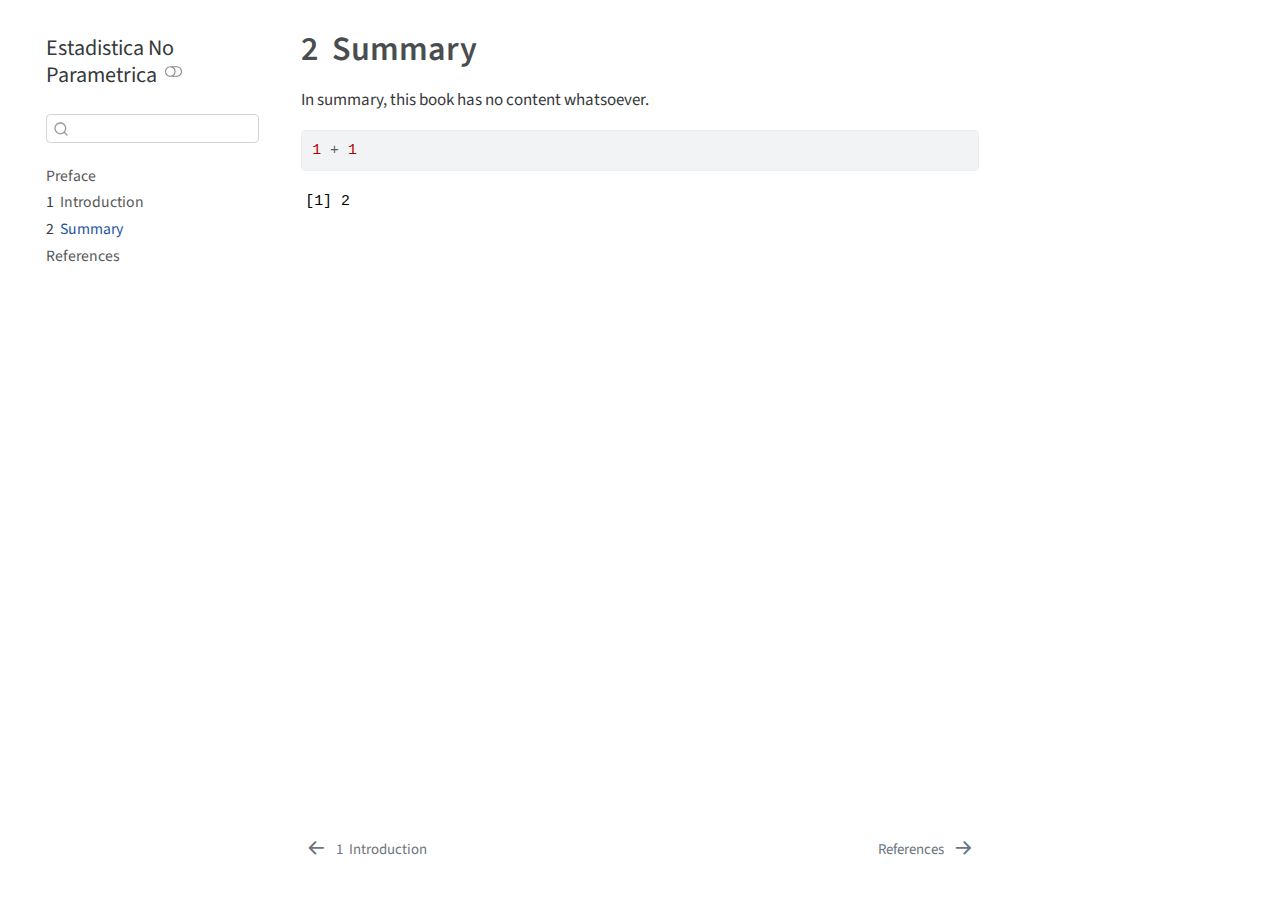
<file: docs/summary.html>
<!DOCTYPE html>
<html xmlns="http://www.w3.org/1999/xhtml" lang="en" xml:lang="en"><head>

<meta charset="utf-8">
<meta name="generator" content="quarto-1.3.283">

<meta name="viewport" content="width=device-width, initial-scale=1.0, user-scalable=yes">


<title>Estadistica No Parametrica - 2&nbsp; Summary</title>
<style>
code{white-space: pre-wrap;}
span.smallcaps{font-variant: small-caps;}
div.columns{display: flex; gap: min(4vw, 1.5em);}
div.column{flex: auto; overflow-x: auto;}
div.hanging-indent{margin-left: 1.5em; text-indent: -1.5em;}
ul.task-list{list-style: none;}
ul.task-list li input[type="checkbox"] {
  width: 0.8em;
  margin: 0 0.8em 0.2em -1em; /* quarto-specific, see https://github.com/quarto-dev/quarto-cli/issues/4556 */ 
  vertical-align: middle;
}
/* CSS for syntax highlighting */
pre > code.sourceCode { white-space: pre; position: relative; }
pre > code.sourceCode > span { display: inline-block; line-height: 1.25; }
pre > code.sourceCode > span:empty { height: 1.2em; }
.sourceCode { overflow: visible; }
code.sourceCode > span { color: inherit; text-decoration: inherit; }
div.sourceCode { margin: 1em 0; }
pre.sourceCode { margin: 0; }
@media screen {
div.sourceCode { overflow: auto; }
}
@media print {
pre > code.sourceCode { white-space: pre-wrap; }
pre > code.sourceCode > span { text-indent: -5em; padding-left: 5em; }
}
pre.numberSource code
  { counter-reset: source-line 0; }
pre.numberSource code > span
  { position: relative; left: -4em; counter-increment: source-line; }
pre.numberSource code > span > a:first-child::before
  { content: counter(source-line);
    position: relative; left: -1em; text-align: right; vertical-align: baseline;
    border: none; display: inline-block;
    -webkit-touch-callout: none; -webkit-user-select: none;
    -khtml-user-select: none; -moz-user-select: none;
    -ms-user-select: none; user-select: none;
    padding: 0 4px; width: 4em;
  }
pre.numberSource { margin-left: 3em;  padding-left: 4px; }
div.sourceCode
  {   }
@media screen {
pre > code.sourceCode > span > a:first-child::before { text-decoration: underline; }
}
</style>


<script src="site_libs/quarto-nav/quarto-nav.js"></script>
<script src="site_libs/quarto-nav/headroom.min.js"></script>
<script src="site_libs/clipboard/clipboard.min.js"></script>
<script src="site_libs/quarto-search/autocomplete.umd.js"></script>
<script src="site_libs/quarto-search/fuse.min.js"></script>
<script src="site_libs/quarto-search/quarto-search.js"></script>
<meta name="quarto:offset" content="./">
<link href="./references.html" rel="next">
<link href="./intro.html" rel="prev">
<script src="site_libs/quarto-html/quarto.js"></script>
<script src="site_libs/quarto-html/popper.min.js"></script>
<script src="site_libs/quarto-html/tippy.umd.min.js"></script>
<script src="site_libs/quarto-html/anchor.min.js"></script>
<link href="site_libs/quarto-html/tippy.css" rel="stylesheet">
<link href="site_libs/quarto-html/quarto-syntax-highlighting.css" rel="stylesheet" class="quarto-color-scheme" id="quarto-text-highlighting-styles">
<link href="site_libs/quarto-html/quarto-syntax-highlighting-dark.css" rel="prefetch" class="quarto-color-scheme quarto-color-alternate" id="quarto-text-highlighting-styles">
<script src="site_libs/bootstrap/bootstrap.min.js"></script>
<link href="site_libs/bootstrap/bootstrap-icons.css" rel="stylesheet">
<link href="site_libs/bootstrap/bootstrap.min.css" rel="stylesheet" class="quarto-color-scheme" id="quarto-bootstrap" data-mode="light">
<link href="site_libs/bootstrap/bootstrap-dark.min.css" rel="prefetch" class="quarto-color-scheme quarto-color-alternate" id="quarto-bootstrap" data-mode="dark">
<script id="quarto-search-options" type="application/json">{
  "location": "sidebar",
  "copy-button": false,
  "collapse-after": 3,
  "panel-placement": "start",
  "type": "textbox",
  "limit": 20,
  "language": {
    "search-no-results-text": "No results",
    "search-matching-documents-text": "matching documents",
    "search-copy-link-title": "Copy link to search",
    "search-hide-matches-text": "Hide additional matches",
    "search-more-match-text": "more match in this document",
    "search-more-matches-text": "more matches in this document",
    "search-clear-button-title": "Clear",
    "search-detached-cancel-button-title": "Cancel",
    "search-submit-button-title": "Submit"
  }
}</script>


</head>

<body class="nav-sidebar floating">

<div id="quarto-search-results"></div>
  <header id="quarto-header" class="headroom fixed-top">
  <nav class="quarto-secondary-nav">
    <div class="container-fluid d-flex">
      <button type="button" class="quarto-btn-toggle btn" data-bs-toggle="collapse" data-bs-target="#quarto-sidebar,#quarto-sidebar-glass" aria-controls="quarto-sidebar" aria-expanded="false" aria-label="Toggle sidebar navigation" onclick="if (window.quartoToggleHeadroom) { window.quartoToggleHeadroom(); }">
        <i class="bi bi-layout-text-sidebar-reverse"></i>
      </button>
      <nav class="quarto-page-breadcrumbs" aria-label="breadcrumb"><ol class="breadcrumb"><li class="breadcrumb-item"><a href="./summary.html"><span class="chapter-number">2</span>&nbsp; <span class="chapter-title">Summary</span></a></li></ol></nav>
      <a class="flex-grow-1" role="button" data-bs-toggle="collapse" data-bs-target="#quarto-sidebar,#quarto-sidebar-glass" aria-controls="quarto-sidebar" aria-expanded="false" aria-label="Toggle sidebar navigation" onclick="if (window.quartoToggleHeadroom) { window.quartoToggleHeadroom(); }">      
      </a>
      <button type="button" class="btn quarto-search-button" aria-label="Search" onclick="window.quartoOpenSearch();">
        <i class="bi bi-search"></i>
      </button>
    </div>
  </nav>
</header>
<!-- content -->
<div id="quarto-content" class="quarto-container page-columns page-rows-contents page-layout-article">
<!-- sidebar -->
  <nav id="quarto-sidebar" class="sidebar collapse collapse-horizontal sidebar-navigation floating overflow-auto">
    <div class="pt-lg-2 mt-2 text-left sidebar-header">
    <div class="sidebar-title mb-0 py-0">
      <a href="./">Estadistica No Parametrica</a> 
        <div class="sidebar-tools-main">
  <a href="" class="quarto-color-scheme-toggle quarto-navigation-tool  px-1" onclick="window.quartoToggleColorScheme(); return false;" title="Toggle dark mode"><i class="bi"></i></a>
</div>
    </div>
      </div>
        <div class="mt-2 flex-shrink-0 align-items-center">
        <div class="sidebar-search">
        <div id="quarto-search" class="" title="Search"></div>
        </div>
        </div>
    <div class="sidebar-menu-container"> 
    <ul class="list-unstyled mt-1">
        <li class="sidebar-item">
  <div class="sidebar-item-container"> 
  <a href="./index.html" class="sidebar-item-text sidebar-link">
 <span class="menu-text">Preface</span></a>
  </div>
</li>
        <li class="sidebar-item">
  <div class="sidebar-item-container"> 
  <a href="./intro.html" class="sidebar-item-text sidebar-link">
 <span class="menu-text"><span class="chapter-number">1</span>&nbsp; <span class="chapter-title">Introduction</span></span></a>
  </div>
</li>
        <li class="sidebar-item">
  <div class="sidebar-item-container"> 
  <a href="./summary.html" class="sidebar-item-text sidebar-link active">
 <span class="menu-text"><span class="chapter-number">2</span>&nbsp; <span class="chapter-title">Summary</span></span></a>
  </div>
</li>
        <li class="sidebar-item">
  <div class="sidebar-item-container"> 
  <a href="./references.html" class="sidebar-item-text sidebar-link">
 <span class="menu-text">References</span></a>
  </div>
</li>
    </ul>
    </div>
</nav>
<div id="quarto-sidebar-glass" data-bs-toggle="collapse" data-bs-target="#quarto-sidebar,#quarto-sidebar-glass"></div>
<!-- margin-sidebar -->
    <div id="quarto-margin-sidebar" class="sidebar margin-sidebar">
        
    </div>
<!-- main -->
<main class="content" id="quarto-document-content">

<header id="title-block-header" class="quarto-title-block default">
<div class="quarto-title">
<h1 class="title"><span class="chapter-number">2</span>&nbsp; <span class="chapter-title">Summary</span></h1>
</div>



<div class="quarto-title-meta">

    
  
    
  </div>
  

</header>

<p>In summary, this book has no content whatsoever.</p>
<div class="cell">
<div class="sourceCode cell-code" id="cb1"><pre class="sourceCode r code-with-copy"><code class="sourceCode r"><span id="cb1-1"><a href="#cb1-1" aria-hidden="true" tabindex="-1"></a><span class="dv">1</span> <span class="sc">+</span> <span class="dv">1</span></span></code><button title="Copy to Clipboard" class="code-copy-button"><i class="bi"></i></button></pre></div>
<div class="cell-output cell-output-stdout">
<pre><code>[1] 2</code></pre>
</div>
</div>



</main> <!-- /main -->
<script id="quarto-html-after-body" type="application/javascript">
window.document.addEventListener("DOMContentLoaded", function (event) {
  const toggleBodyColorMode = (bsSheetEl) => {
    const mode = bsSheetEl.getAttribute("data-mode");
    const bodyEl = window.document.querySelector("body");
    if (mode === "dark") {
      bodyEl.classList.add("quarto-dark");
      bodyEl.classList.remove("quarto-light");
    } else {
      bodyEl.classList.add("quarto-light");
      bodyEl.classList.remove("quarto-dark");
    }
  }
  const toggleBodyColorPrimary = () => {
    const bsSheetEl = window.document.querySelector("link#quarto-bootstrap");
    if (bsSheetEl) {
      toggleBodyColorMode(bsSheetEl);
    }
  }
  toggleBodyColorPrimary();  
  const disableStylesheet = (stylesheets) => {
    for (let i=0; i < stylesheets.length; i++) {
      const stylesheet = stylesheets[i];
      stylesheet.rel = 'prefetch';
    }
  }
  const enableStylesheet = (stylesheets) => {
    for (let i=0; i < stylesheets.length; i++) {
      const stylesheet = stylesheets[i];
      stylesheet.rel = 'stylesheet';
    }
  }
  const manageTransitions = (selector, allowTransitions) => {
    const els = window.document.querySelectorAll(selector);
    for (let i=0; i < els.length; i++) {
      const el = els[i];
      if (allowTransitions) {
        el.classList.remove('notransition');
      } else {
        el.classList.add('notransition');
      }
    }
  }
  const toggleColorMode = (alternate) => {
    // Switch the stylesheets
    const alternateStylesheets = window.document.querySelectorAll('link.quarto-color-scheme.quarto-color-alternate');
    manageTransitions('#quarto-margin-sidebar .nav-link', false);
    if (alternate) {
      enableStylesheet(alternateStylesheets);
      for (const sheetNode of alternateStylesheets) {
        if (sheetNode.id === "quarto-bootstrap") {
          toggleBodyColorMode(sheetNode);
        }
      }
    } else {
      disableStylesheet(alternateStylesheets);
      toggleBodyColorPrimary();
    }
    manageTransitions('#quarto-margin-sidebar .nav-link', true);
    // Switch the toggles
    const toggles = window.document.querySelectorAll('.quarto-color-scheme-toggle');
    for (let i=0; i < toggles.length; i++) {
      const toggle = toggles[i];
      if (toggle) {
        if (alternate) {
          toggle.classList.add("alternate");     
        } else {
          toggle.classList.remove("alternate");
        }
      }
    }
    // Hack to workaround the fact that safari doesn't
    // properly recolor the scrollbar when toggling (#1455)
    if (navigator.userAgent.indexOf('Safari') > 0 && navigator.userAgent.indexOf('Chrome') == -1) {
      manageTransitions("body", false);
      window.scrollTo(0, 1);
      setTimeout(() => {
        window.scrollTo(0, 0);
        manageTransitions("body", true);
      }, 40);  
    }
  }
  const isFileUrl = () => { 
    return window.location.protocol === 'file:';
  }
  const hasAlternateSentinel = () => {  
    let styleSentinel = getColorSchemeSentinel();
    if (styleSentinel !== null) {
      return styleSentinel === "alternate";
    } else {
      return false;
    }
  }
  const setStyleSentinel = (alternate) => {
    const value = alternate ? "alternate" : "default";
    if (!isFileUrl()) {
      window.localStorage.setItem("quarto-color-scheme", value);
    } else {
      localAlternateSentinel = value;
    }
  }
  const getColorSchemeSentinel = () => {
    if (!isFileUrl()) {
      const storageValue = window.localStorage.getItem("quarto-color-scheme");
      return storageValue != null ? storageValue : localAlternateSentinel;
    } else {
      return localAlternateSentinel;
    }
  }
  let localAlternateSentinel = 'default';
  // Dark / light mode switch
  window.quartoToggleColorScheme = () => {
    // Read the current dark / light value 
    let toAlternate = !hasAlternateSentinel();
    toggleColorMode(toAlternate);
    setStyleSentinel(toAlternate);
  };
  // Ensure there is a toggle, if there isn't float one in the top right
  if (window.document.querySelector('.quarto-color-scheme-toggle') === null) {
    const a = window.document.createElement('a');
    a.classList.add('top-right');
    a.classList.add('quarto-color-scheme-toggle');
    a.href = "";
    a.onclick = function() { try { window.quartoToggleColorScheme(); } catch {} return false; };
    const i = window.document.createElement("i");
    i.classList.add('bi');
    a.appendChild(i);
    window.document.body.appendChild(a);
  }
  // Switch to dark mode if need be
  if (hasAlternateSentinel()) {
    toggleColorMode(true);
  } else {
    toggleColorMode(false);
  }
  const icon = "";
  const anchorJS = new window.AnchorJS();
  anchorJS.options = {
    placement: 'right',
    icon: icon
  };
  anchorJS.add('.anchored');
  const isCodeAnnotation = (el) => {
    for (const clz of el.classList) {
      if (clz.startsWith('code-annotation-')) {                     
        return true;
      }
    }
    return false;
  }
  const clipboard = new window.ClipboardJS('.code-copy-button', {
    text: function(trigger) {
      const codeEl = trigger.previousElementSibling.cloneNode(true);
      for (const childEl of codeEl.children) {
        if (isCodeAnnotation(childEl)) {
          childEl.remove();
        }
      }
      return codeEl.innerText;
    }
  });
  clipboard.on('success', function(e) {
    // button target
    const button = e.trigger;
    // don't keep focus
    button.blur();
    // flash "checked"
    button.classList.add('code-copy-button-checked');
    var currentTitle = button.getAttribute("title");
    button.setAttribute("title", "Copied!");
    let tooltip;
    if (window.bootstrap) {
      button.setAttribute("data-bs-toggle", "tooltip");
      button.setAttribute("data-bs-placement", "left");
      button.setAttribute("data-bs-title", "Copied!");
      tooltip = new bootstrap.Tooltip(button, 
        { trigger: "manual", 
          customClass: "code-copy-button-tooltip",
          offset: [0, -8]});
      tooltip.show();    
    }
    setTimeout(function() {
      if (tooltip) {
        tooltip.hide();
        button.removeAttribute("data-bs-title");
        button.removeAttribute("data-bs-toggle");
        button.removeAttribute("data-bs-placement");
      }
      button.setAttribute("title", currentTitle);
      button.classList.remove('code-copy-button-checked');
    }, 1000);
    // clear code selection
    e.clearSelection();
  });
  function tippyHover(el, contentFn) {
    const config = {
      allowHTML: true,
      content: contentFn,
      maxWidth: 500,
      delay: 100,
      arrow: false,
      appendTo: function(el) {
          return el.parentElement;
      },
      interactive: true,
      interactiveBorder: 10,
      theme: 'quarto',
      placement: 'bottom-start'
    };
    window.tippy(el, config); 
  }
  const noterefs = window.document.querySelectorAll('a[role="doc-noteref"]');
  for (var i=0; i<noterefs.length; i++) {
    const ref = noterefs[i];
    tippyHover(ref, function() {
      // use id or data attribute instead here
      let href = ref.getAttribute('data-footnote-href') || ref.getAttribute('href');
      try { href = new URL(href).hash; } catch {}
      const id = href.replace(/^#\/?/, "");
      const note = window.document.getElementById(id);
      return note.innerHTML;
    });
  }
      let selectedAnnoteEl;
      const selectorForAnnotation = ( cell, annotation) => {
        let cellAttr = 'data-code-cell="' + cell + '"';
        let lineAttr = 'data-code-annotation="' +  annotation + '"';
        const selector = 'span[' + cellAttr + '][' + lineAttr + ']';
        return selector;
      }
      const selectCodeLines = (annoteEl) => {
        const doc = window.document;
        const targetCell = annoteEl.getAttribute("data-target-cell");
        const targetAnnotation = annoteEl.getAttribute("data-target-annotation");
        const annoteSpan = window.document.querySelector(selectorForAnnotation(targetCell, targetAnnotation));
        const lines = annoteSpan.getAttribute("data-code-lines").split(",");
        const lineIds = lines.map((line) => {
          return targetCell + "-" + line;
        })
        let top = null;
        let height = null;
        let parent = null;
        if (lineIds.length > 0) {
            //compute the position of the single el (top and bottom and make a div)
            const el = window.document.getElementById(lineIds[0]);
            top = el.offsetTop;
            height = el.offsetHeight;
            parent = el.parentElement.parentElement;
          if (lineIds.length > 1) {
            const lastEl = window.document.getElementById(lineIds[lineIds.length - 1]);
            const bottom = lastEl.offsetTop + lastEl.offsetHeight;
            height = bottom - top;
          }
          if (top !== null && height !== null && parent !== null) {
            // cook up a div (if necessary) and position it 
            let div = window.document.getElementById("code-annotation-line-highlight");
            if (div === null) {
              div = window.document.createElement("div");
              div.setAttribute("id", "code-annotation-line-highlight");
              div.style.position = 'absolute';
              parent.appendChild(div);
            }
            div.style.top = top - 2 + "px";
            div.style.height = height + 4 + "px";
            let gutterDiv = window.document.getElementById("code-annotation-line-highlight-gutter");
            if (gutterDiv === null) {
              gutterDiv = window.document.createElement("div");
              gutterDiv.setAttribute("id", "code-annotation-line-highlight-gutter");
              gutterDiv.style.position = 'absolute';
              const codeCell = window.document.getElementById(targetCell);
              const gutter = codeCell.querySelector('.code-annotation-gutter');
              gutter.appendChild(gutterDiv);
            }
            gutterDiv.style.top = top - 2 + "px";
            gutterDiv.style.height = height + 4 + "px";
          }
          selectedAnnoteEl = annoteEl;
        }
      };
      const unselectCodeLines = () => {
        const elementsIds = ["code-annotation-line-highlight", "code-annotation-line-highlight-gutter"];
        elementsIds.forEach((elId) => {
          const div = window.document.getElementById(elId);
          if (div) {
            div.remove();
          }
        });
        selectedAnnoteEl = undefined;
      };
      // Attach click handler to the DT
      const annoteDls = window.document.querySelectorAll('dt[data-target-cell]');
      for (const annoteDlNode of annoteDls) {
        annoteDlNode.addEventListener('click', (event) => {
          const clickedEl = event.target;
          if (clickedEl !== selectedAnnoteEl) {
            unselectCodeLines();
            const activeEl = window.document.querySelector('dt[data-target-cell].code-annotation-active');
            if (activeEl) {
              activeEl.classList.remove('code-annotation-active');
            }
            selectCodeLines(clickedEl);
            clickedEl.classList.add('code-annotation-active');
          } else {
            // Unselect the line
            unselectCodeLines();
            clickedEl.classList.remove('code-annotation-active');
          }
        });
      }
  const findCites = (el) => {
    const parentEl = el.parentElement;
    if (parentEl) {
      const cites = parentEl.dataset.cites;
      if (cites) {
        return {
          el,
          cites: cites.split(' ')
        };
      } else {
        return findCites(el.parentElement)
      }
    } else {
      return undefined;
    }
  };
  var bibliorefs = window.document.querySelectorAll('a[role="doc-biblioref"]');
  for (var i=0; i<bibliorefs.length; i++) {
    const ref = bibliorefs[i];
    const citeInfo = findCites(ref);
    if (citeInfo) {
      tippyHover(citeInfo.el, function() {
        var popup = window.document.createElement('div');
        citeInfo.cites.forEach(function(cite) {
          var citeDiv = window.document.createElement('div');
          citeDiv.classList.add('hanging-indent');
          citeDiv.classList.add('csl-entry');
          var biblioDiv = window.document.getElementById('ref-' + cite);
          if (biblioDiv) {
            citeDiv.innerHTML = biblioDiv.innerHTML;
          }
          popup.appendChild(citeDiv);
        });
        return popup.innerHTML;
      });
    }
  }
});
</script>
<nav class="page-navigation">
  <div class="nav-page nav-page-previous">
      <a href="./intro.html" class="pagination-link">
        <i class="bi bi-arrow-left-short"></i> <span class="nav-page-text"><span class="chapter-number">1</span>&nbsp; <span class="chapter-title">Introduction</span></span>
      </a>          
  </div>
  <div class="nav-page nav-page-next">
      <a href="./references.html" class="pagination-link">
        <span class="nav-page-text">References</span> <i class="bi bi-arrow-right-short"></i>
      </a>
  </div>
</nav>
</div> <!-- /content -->



</body></html>
</file>
<file: docs/site_libs/quarto-html/tippy.css>
.tippy-box[data-animation=fade][data-state=hidden]{opacity:0}[data-tippy-root]{max-width:calc(100vw - 10px)}.tippy-box{position:relative;background-color:#333;color:#fff;border-radius:4px;font-size:14px;line-height:1.4;white-space:normal;outline:0;transition-property:transform,visibility,opacity}.tippy-box[data-placement^=top]>.tippy-arrow{bottom:0}.tippy-box[data-placement^=top]>.tippy-arrow:before{bottom:-7px;left:0;border-width:8px 8px 0;border-top-color:initial;transform-origin:center top}.tippy-box[data-placement^=bottom]>.tippy-arrow{top:0}.tippy-box[data-placement^=bottom]>.tippy-arrow:before{top:-7px;left:0;border-width:0 8px 8px;border-bottom-color:initial;transform-origin:center bottom}.tippy-box[data-placement^=left]>.tippy-arrow{right:0}.tippy-box[data-placement^=left]>.tippy-arrow:before{border-width:8px 0 8px 8px;border-left-color:initial;right:-7px;transform-origin:center left}.tippy-box[data-placement^=right]>.tippy-arrow{left:0}.tippy-box[data-placement^=right]>.tippy-arrow:before{left:-7px;border-width:8px 8px 8px 0;border-right-color:initial;transform-origin:center right}.tippy-box[data-inertia][data-state=visible]{transition-timing-function:cubic-bezier(.54,1.5,.38,1.11)}.tippy-arrow{width:16px;height:16px;color:#333}.tippy-arrow:before{content:"";position:absolute;border-color:transparent;border-style:solid}.tippy-content{position:relative;padding:5px 9px;z-index:1}
</file>
<file: docs/site_libs/quarto-html/quarto-syntax-highlighting.css>
/* quarto syntax highlight colors */
:root {
  --quarto-hl-ot-color: #003B4F;
  --quarto-hl-at-color: #657422;
  --quarto-hl-ss-color: #20794D;
  --quarto-hl-an-color: #5E5E5E;
  --quarto-hl-fu-color: #4758AB;
  --quarto-hl-st-color: #20794D;
  --quarto-hl-cf-color: #003B4F;
  --quarto-hl-op-color: #5E5E5E;
  --quarto-hl-er-color: #AD0000;
  --quarto-hl-bn-color: #AD0000;
  --quarto-hl-al-color: #AD0000;
  --quarto-hl-va-color: #111111;
  --quarto-hl-bu-color: inherit;
  --quarto-hl-ex-color: inherit;
  --quarto-hl-pp-color: #AD0000;
  --quarto-hl-in-color: #5E5E5E;
  --quarto-hl-vs-color: #20794D;
  --quarto-hl-wa-color: #5E5E5E;
  --quarto-hl-do-color: #5E5E5E;
  --quarto-hl-im-color: #00769E;
  --quarto-hl-ch-color: #20794D;
  --quarto-hl-dt-color: #AD0000;
  --quarto-hl-fl-color: #AD0000;
  --quarto-hl-co-color: #5E5E5E;
  --quarto-hl-cv-color: #5E5E5E;
  --quarto-hl-cn-color: #8f5902;
  --quarto-hl-sc-color: #5E5E5E;
  --quarto-hl-dv-color: #AD0000;
  --quarto-hl-kw-color: #003B4F;
}

/* other quarto variables */
:root {
  --quarto-font-monospace: SFMono-Regular, Menlo, Monaco, Consolas, "Liberation Mono", "Courier New", monospace;
}

pre > code.sourceCode > span {
  color: #003B4F;
}

code span {
  color: #003B4F;
}

code.sourceCode > span {
  color: #003B4F;
}

div.sourceCode,
div.sourceCode pre.sourceCode {
  color: #003B4F;
}

code span.ot {
  color: #003B4F;
  font-style: inherit;
}

code span.at {
  color: #657422;
  font-style: inherit;
}

code span.ss {
  color: #20794D;
  font-style: inherit;
}

code span.an {
  color: #5E5E5E;
  font-style: inherit;
}

code span.fu {
  color: #4758AB;
  font-style: inherit;
}

code span.st {
  color: #20794D;
  font-style: inherit;
}

code span.cf {
  color: #003B4F;
  font-style: inherit;
}

code span.op {
  color: #5E5E5E;
  font-style: inherit;
}

code span.er {
  color: #AD0000;
  font-style: inherit;
}

code span.bn {
  color: #AD0000;
  font-style: inherit;
}

code span.al {
  color: #AD0000;
  font-style: inherit;
}

code span.va {
  color: #111111;
  font-style: inherit;
}

code span.bu {
  font-style: inherit;
}

code span.ex {
  font-style: inherit;
}

code span.pp {
  color: #AD0000;
  font-style: inherit;
}

code span.in {
  color: #5E5E5E;
  font-style: inherit;
}

code span.vs {
  color: #20794D;
  font-style: inherit;
}

code span.wa {
  color: #5E5E5E;
  font-style: italic;
}

code span.do {
  color: #5E5E5E;
  font-style: italic;
}

code span.im {
  color: #00769E;
  font-style: inherit;
}

code span.ch {
  color: #20794D;
  font-style: inherit;
}

code span.dt {
  color: #AD0000;
  font-style: inherit;
}

code span.fl {
  color: #AD0000;
  font-style: inherit;
}

code span.co {
  color: #5E5E5E;
  font-style: inherit;
}

code span.cv {
  color: #5E5E5E;
  font-style: italic;
}

code span.cn {
  color: #8f5902;
  font-style: inherit;
}

code span.sc {
  color: #5E5E5E;
  font-style: inherit;
}

code span.dv {
  color: #AD0000;
  font-style: inherit;
}

code span.kw {
  color: #003B4F;
  font-style: inherit;
}

.prevent-inlining {
  content: "</";
}

/*# sourceMappingURL=debc5d5d77c3f9108843748ff7464032.css.map */
</file>
<file: docs/site_libs/quarto-html/quarto-syntax-highlighting-dark.css>
/* quarto syntax highlight colors */
:root {
  --quarto-hl-al-color: #f07178;
  --quarto-hl-an-color: #d4d0ab;
  --quarto-hl-at-color: #00e0e0;
  --quarto-hl-bn-color: #d4d0ab;
  --quarto-hl-bu-color: #abe338;
  --quarto-hl-ch-color: #abe338;
  --quarto-hl-co-color: #f8f8f2;
  --quarto-hl-cv-color: #ffd700;
  --quarto-hl-cn-color: #ffd700;
  --quarto-hl-cf-color: #ffa07a;
  --quarto-hl-dt-color: #ffa07a;
  --quarto-hl-dv-color: #d4d0ab;
  --quarto-hl-do-color: #f8f8f2;
  --quarto-hl-er-color: #f07178;
  --quarto-hl-ex-color: #00e0e0;
  --quarto-hl-fl-color: #d4d0ab;
  --quarto-hl-fu-color: #ffa07a;
  --quarto-hl-im-color: #abe338;
  --quarto-hl-in-color: #d4d0ab;
  --quarto-hl-kw-color: #ffa07a;
  --quarto-hl-op-color: #ffa07a;
  --quarto-hl-ot-color: #00e0e0;
  --quarto-hl-pp-color: #dcc6e0;
  --quarto-hl-re-color: #00e0e0;
  --quarto-hl-sc-color: #abe338;
  --quarto-hl-ss-color: #abe338;
  --quarto-hl-st-color: #abe338;
  --quarto-hl-va-color: #00e0e0;
  --quarto-hl-vs-color: #abe338;
  --quarto-hl-wa-color: #dcc6e0;
}

/* other quarto variables */
:root {
  --quarto-font-monospace: SFMono-Regular, Menlo, Monaco, Consolas, "Liberation Mono", "Courier New", monospace;
}

code span.al {
  background-color: #2a0f15;
  font-weight: bold;
  color: #f07178;
}

code span.an {
  color: #d4d0ab;
}

code span.at {
  color: #00e0e0;
}

code span.bn {
  color: #d4d0ab;
}

code span.bu {
  color: #abe338;
}

code span.ch {
  color: #abe338;
}

code span.co {
  font-style: italic;
  color: #f8f8f2;
}

code span.cv {
  color: #ffd700;
}

code span.cn {
  color: #ffd700;
}

code span.cf {
  font-weight: bold;
  color: #ffa07a;
}

code span.dt {
  color: #ffa07a;
}

code span.dv {
  color: #d4d0ab;
}

code span.do {
  color: #f8f8f2;
}

code span.er {
  color: #f07178;
  text-decoration: underline;
}

code span.ex {
  font-weight: bold;
  color: #00e0e0;
}

code span.fl {
  color: #d4d0ab;
}

code span.fu {
  color: #ffa07a;
}

code span.im {
  color: #abe338;
}

code span.in {
  color: #d4d0ab;
}

code span.kw {
  font-weight: bold;
  color: #ffa07a;
}

pre > code.sourceCode > span {
  color: #f8f8f2;
}

code span {
  color: #f8f8f2;
}

code.sourceCode > span {
  color: #f8f8f2;
}

div.sourceCode,
div.sourceCode pre.sourceCode {
  color: #f8f8f2;
}

code span.op {
  color: #ffa07a;
}

code span.ot {
  color: #00e0e0;
}

code span.pp {
  color: #dcc6e0;
}

code span.re {
  background-color: #f8f8f2;
  color: #00e0e0;
}

code span.sc {
  color: #abe338;
}

code span.ss {
  color: #abe338;
}

code span.st {
  color: #abe338;
}

code span.va {
  color: #00e0e0;
}

code span.vs {
  color: #abe338;
}

code span.wa {
  color: #dcc6e0;
}

.prevent-inlining {
  content: "</";
}

/*# sourceMappingURL=935a306eefa94366c21e1a970dddb765.css.map */
</file>
